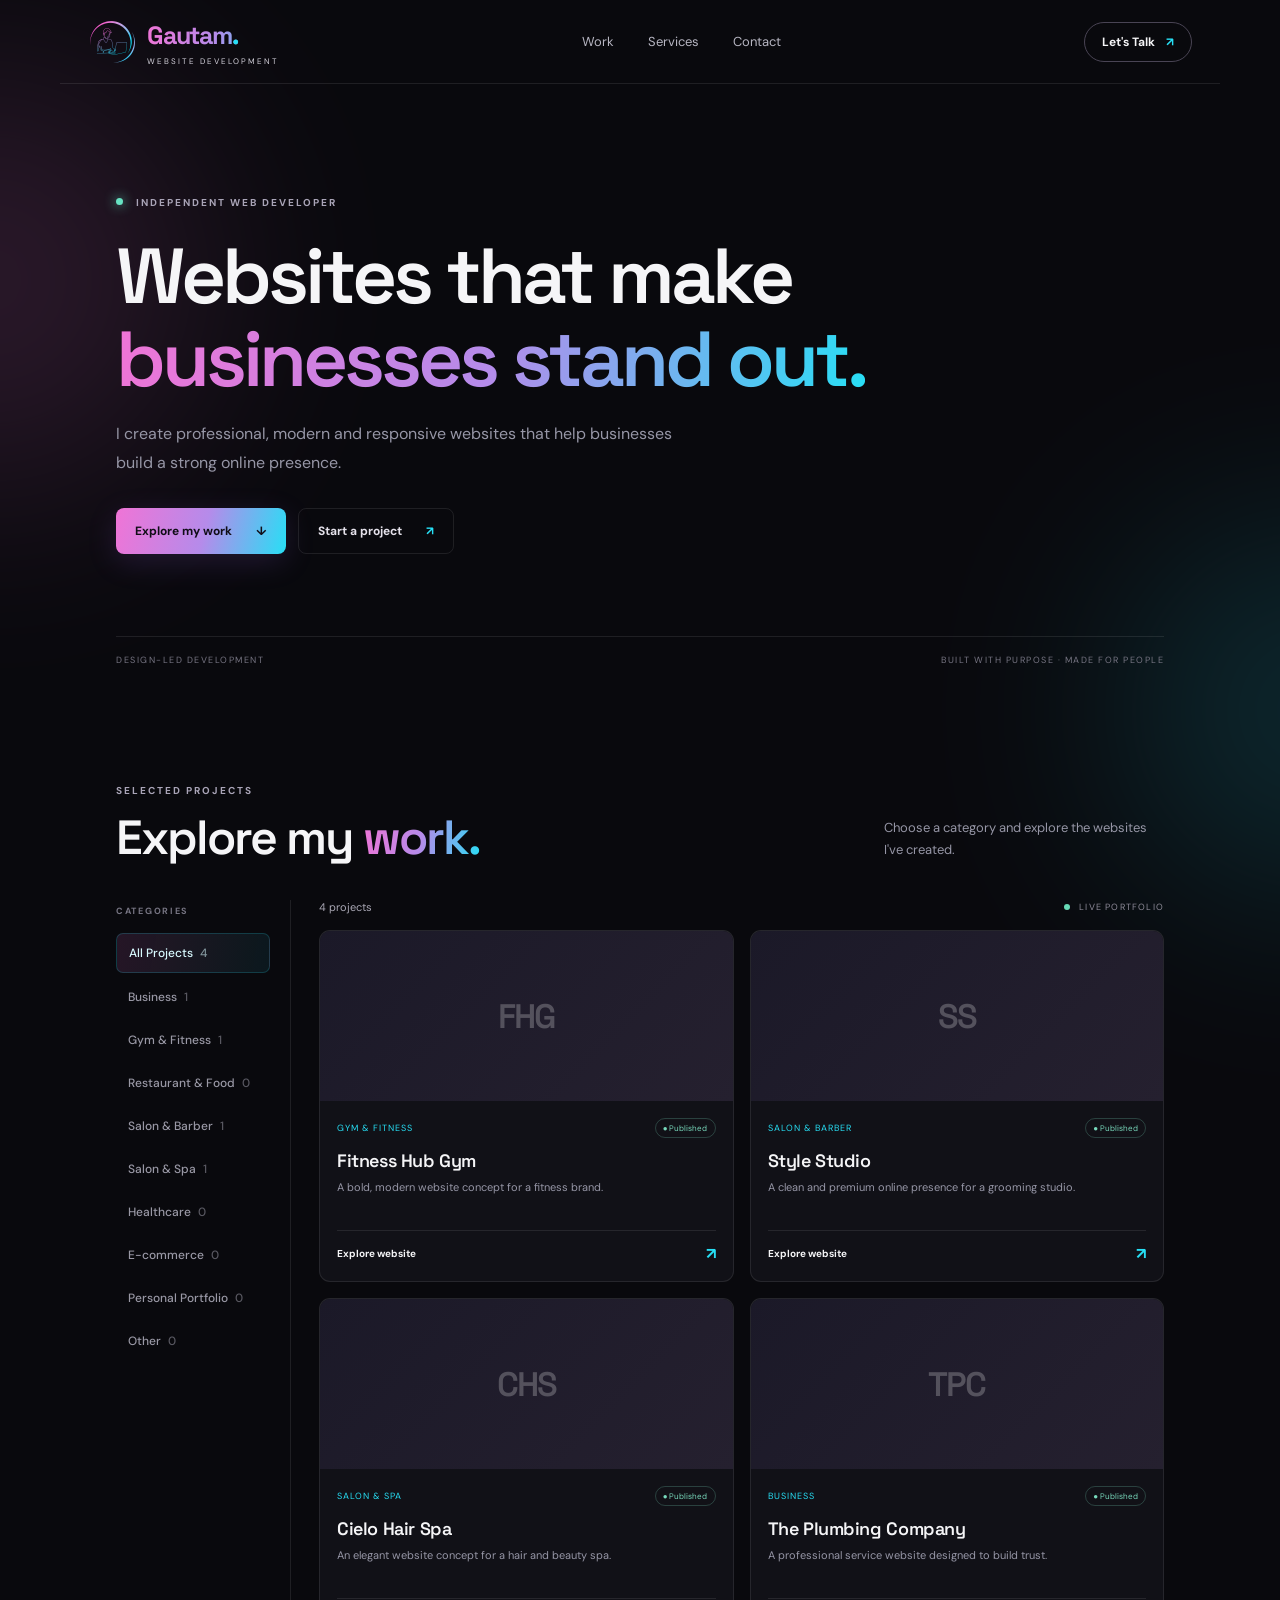
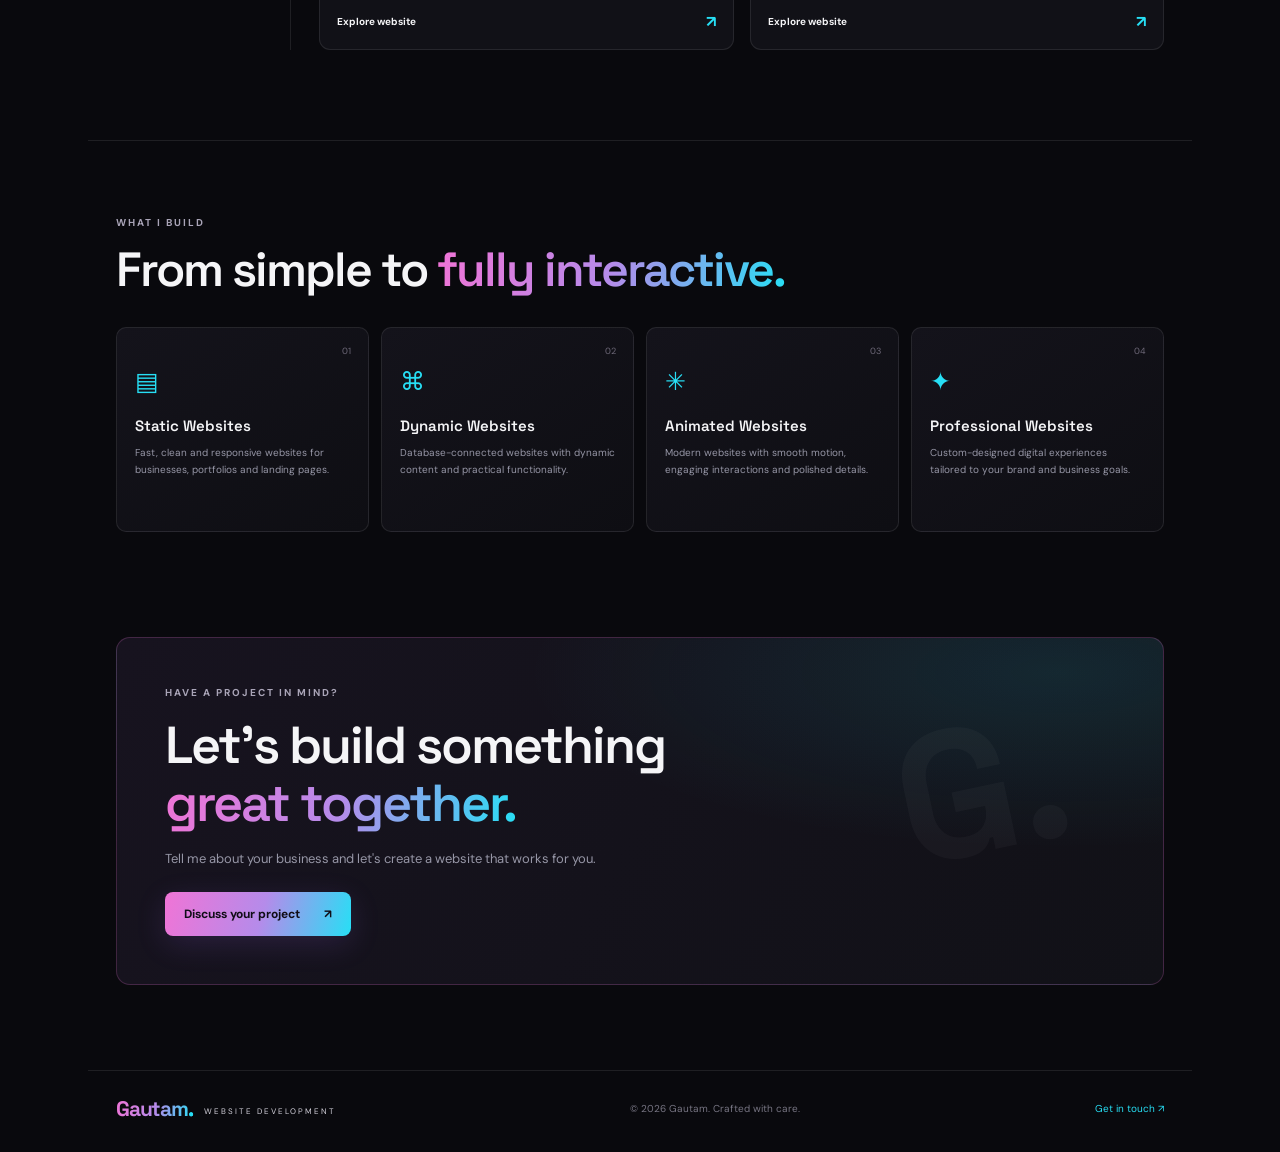
<file: gautam-website-portfolio/index.html>
<!DOCTYPE html>
<html lang="en">
<head>
  <meta charset="UTF-8"><meta name="viewport" content="width=device-width, initial-scale=1.0">
  <meta name="theme-color" content="#09090d">
  <title>Gautam — Website Development Portfolio</title>
  <meta name="description" content="Professional static, dynamic and animated website development by Gautam. Explore selected website projects.">
  <link rel="preconnect" href="https://fonts.googleapis.com">
  <link rel="preconnect" href="https://fonts.gstatic.com" crossorigin>
  <link href="https://fonts.googleapis.com/css2?family=DM+Sans:wght@400;500;600;700;800&family=Space+Grotesk:wght@400;500;600;700&display=swap" rel="stylesheet">
  <link rel="stylesheet" href="style.css">
</head>
<body>
  <div class="ambient ambient-one"></div><div class="ambient ambient-two"></div>
  <header class="topbar">
    <a class="brand" href="#home" aria-label="Gautam home"><img class="brand-logo" src="gautam-logo.png" alt="Gautam logo"><span class="brand-copy"><span class="brand-name">Gautam<span class="brand-dot">.</span></span><span class="brand-sub">WEBSITE DEVELOPMENT</span></span></a>
    <nav><a href="#work">Work</a><a href="#services">Services</a><a href="#contact">Contact</a></nav>
    <a class="nav-cta" href="https://wa.me/919506437911" target="_blank" rel="noopener">Let's Talk <span>↗</span></a>
  </header>

  <main>
    <section class="hero" id="home">
      <div class="eyebrow"><span class="pulse"></span> INDEPENDENT WEB DEVELOPER</div>
      <h1>Websites that make<br><span class="gradient-text">businesses stand out.</span></h1>
      <p class="hero-copy">I create professional, modern and responsive websites that help businesses build a strong online presence.</p>
      <div class="hero-actions"><a class="button button-primary" href="#work">Explore my work <span>↓</span></a><a class="button button-quiet" href="https://wa.me/919506437911" target="_blank" rel="noopener">Start a project <span>↗</span></a></div>
      <div class="hero-foot"><span>DESIGN-LED DEVELOPMENT</span><span>BUILT WITH PURPOSE · MADE FOR PEOPLE</span></div>
    </section>

    <section class="work-section section-wrap" id="work">
      <div class="section-heading">
        <div><div class="eyebrow">SELECTED PROJECTS</div><h2>Explore my <span class="gradient-text">work.</span></h2></div>
        <p>Choose a category and explore the websites I've created.</p>
      </div>
      <div class="portfolio-layout">
        <aside class="categories" aria-label="Project categories">
          <div class="category-label">CATEGORIES</div>
          <div id="category-list" class="category-list"></div>
        </aside>
        <div class="projects-area">
          <div class="projects-top"><span id="project-count">All projects</span><span class="live-label"><i></i> LIVE PORTFOLIO</span></div>
          <div class="project-grid" id="project-grid"></div>
          <div class="empty-state hidden" id="empty-state"><div class="empty-icon">✳</div><h3>More work is on the way.</h3><p>New projects will appear here soon.</p></div>
        </div>
      </div>
    </section>

    <section class="services-section section-wrap" id="services">
      <div class="eyebrow">WHAT I BUILD</div><h2>From simple to <span class="gradient-text">fully interactive.</span></h2>
      <div class="service-grid">
        <article class="service-card"><span class="service-number">01</span><div class="service-icon">▤</div><h3>Static Websites</h3><p>Fast, clean and responsive websites for businesses, portfolios and landing pages.</p></article>
        <article class="service-card"><span class="service-number">02</span><div class="service-icon">⌘</div><h3>Dynamic Websites</h3><p>Database-connected websites with dynamic content and practical functionality.</p></article>
        <article class="service-card"><span class="service-number">03</span><div class="service-icon">✳</div><h3>Animated Websites</h3><p>Modern websites with smooth motion, engaging interactions and polished details.</p></article>
        <article class="service-card"><span class="service-number">04</span><div class="service-icon">✦</div><h3>Professional Websites</h3><p>Custom-designed digital experiences tailored to your brand and business goals.</p></article>
      </div>
    </section>

    <section class="contact-section section-wrap" id="contact">
      <div class="contact-panel"><div class="eyebrow">HAVE A PROJECT IN MIND?</div><h2>Let's build something<br><span class="gradient-text">great together.</span></h2><p>Tell me about your business and let's create a website that works for you.</p><a class="button button-primary" href="https://wa.me/919506437911" target="_blank" rel="noopener">Discuss your project <span>↗</span></a><div class="contact-orbit">G.</div></div>
    </section>
  </main>
  <footer><a class="brand" href="#home"><span class="brand-name">Gautam<span class="brand-dot">.</span></span><span class="brand-sub">WEBSITE DEVELOPMENT</span></a><span>© <span id="year"></span> Gautam. Crafted with care.</span><a href="https://wa.me/919506437911" target="_blank" rel="noopener">Get in touch ↗</a></footer>
  <script src="app.js"></script>
</body></html>
</file>
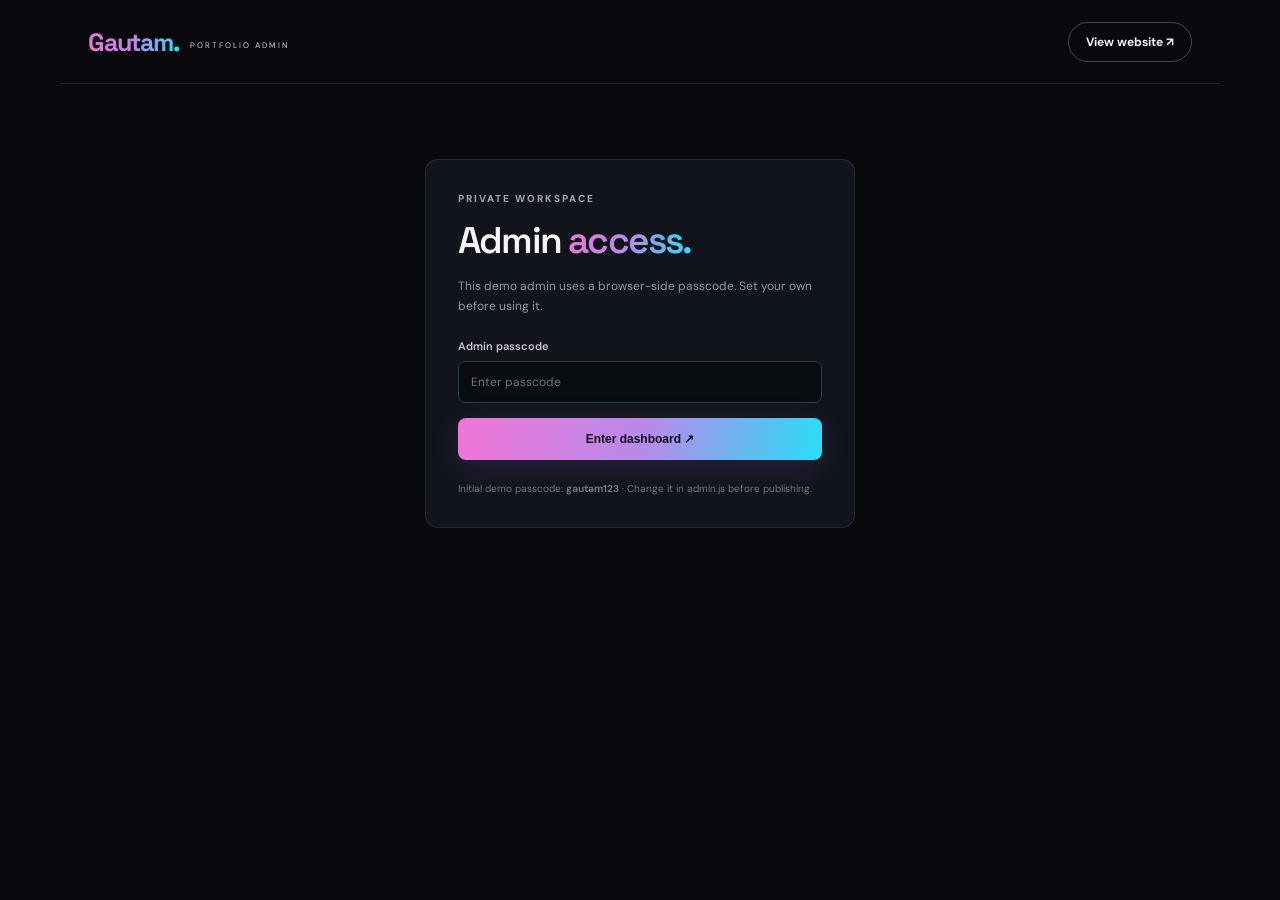
<file: gautam-website-portfolio/admin.html>
<!DOCTYPE html><html lang="en"><head><meta charset="UTF-8"><meta name="viewport" content="width=device-width,initial-scale=1"><title>Portfolio Admin — Gautam</title><link rel="preconnect" href="https://fonts.googleapis.com"><link href="https://fonts.googleapis.com/css2?family=DM+Sans:wght@400;500;600;700;800&family=Space+Grotesk:wght@500;600;700&display=swap" rel="stylesheet"><link rel="stylesheet" href="style.css"><link rel="stylesheet" href="admin.css"></head><body class="admin-body"><header class="topbar"><a class="brand" href="index.html"><span class="brand-name">Gautam<span class="brand-dot">.</span></span><span class="brand-sub">PORTFOLIO ADMIN</span></a><a class="nav-cta" href="index.html">View website ↗</a></header><main class="admin-main"><section id="login-view" class="login-card"><div class="eyebrow">PRIVATE WORKSPACE</div><h1>Admin <span class="gradient-text">access.</span></h1><p>This demo admin uses a browser-side passcode. Set your own before using it.</p><label>Admin passcode<input id="passcode" type="password" placeholder="Enter passcode" autocomplete="current-password"></label><button class="button button-primary full" id="login-btn">Enter dashboard ↗</button><small id="login-error"></small><div class="demo-hint">Initial demo passcode: <b>gautam123</b> · Change it in admin.js before publishing.</div></section>
<section id="dashboard-view" class="hidden"><div class="admin-heading"><div><div class="eyebrow">CONTENT MANAGEMENT</div><h1>Portfolio <span class="gradient-text">dashboard.</span></h1></div><button class="button button-quiet" id="logout-btn">Log out</button></div><div class="stats"><div class="stat"><span>Total projects</span><b id="total-count">0</b></div><div class="stat"><span>Published</span><b id="published-count">0</b></div><div class="stat"><span>Drafts</span><b id="draft-count">0</b></div></div>
<div class="manage-panel"><div class="manage-top"><h2 id="form-title">Add a project</h2><span class="eyebrow">PROJECT DETAILS</span></div><form id="project-form"><input type="hidden" id="project-id"><div class="form-grid"><label>Project name<input id="name" required maxlength="70" placeholder="e.g. Fitness Hub Gym"></label><label>Category<select id="category" required></select></label><label class="wide">Live website URL<input id="url" type="url" required placeholder="https://your-project.com"></label><label class="wide">Short description<textarea id="description" rows="2" maxlength="180" placeholder="What did you build?"></textarea></label><label class="wide">Thumbnail image URL (optional)<input id="image" type="url" placeholder="https://.../preview.jpg"></label><label>Project status<select id="status"><option value="published">Published</option><option value="draft">Draft</option></select></label><div class="form-actions"><button class="button button-primary" type="submit" id="save-btn">Save project</button><button class="button button-quiet" type="button" id="cancel-btn">Clear</button></div></div></form><p class="admin-note">Tip: use a publicly accessible screenshot/image URL for the project thumbnail. The live website opens in a new tab.</p></div>
<div class="manage-panel"><div class="manage-top"><h2>Your projects</h2><span class="eyebrow">EDIT OR REMOVE</span></div><div id="admin-projects" class="admin-projects"></div></div></section></main><script src="admin.js"></script></body></html>
</file>
<file: gautam-website-portfolio/style.css>
:root{--bg:#09090d;--panel:#111117;--panel2:#15151d;--line:rgba(255,255,255,.09);--muted:#9696a6;--white:#f5f5f7;--a:#f074d6;--b:#27dff5;--c:#9db8ff}*{box-sizing:border-box}html{scroll-behavior:smooth}body{margin:0;background:var(--bg);color:var(--white);font-family:"DM Sans",sans-serif;overflow-x:hidden}a{color:inherit;text-decoration:none}.ambient{position:absolute;pointer-events:none;filter:blur(110px);opacity:.15;border-radius:50%;z-index:-1}.ambient-one{width:420px;height:420px;background:#f074d6;top:70px;left:-220px}.ambient-two{width:380px;height:380px;background:#27dff5;top:520px;right:-220px}.topbar{height:84px;max-width:1160px;margin:auto;padding:0 28px;display:flex;align-items:center;justify-content:space-between;border-bottom:1px solid var(--line)}.brand{display:flex;flex-direction:column;line-height:1}.brand-name{font:700 25px "Space Grotesk";letter-spacing:-1.2px;background:linear-gradient(100deg,#f074d6 0%,#b58bea 52%,#27dff5 100%);-webkit-background-clip:text;background-clip:text;color:transparent}.brand-dot{color:#27dff5}.brand-sub{font-size:8px;letter-spacing:2px;color:#d4d2dc;margin-top:6px}.topbar nav{display:flex;gap:34px;color:#b7b6c2;font-size:13px}.topbar nav a:hover,footer>a:last-child:hover{color:white}.nav-cta{font-size:12px;font-weight:700;border:1px solid #494454;border-radius:30px;padding:11px 17px}.nav-cta span{color:#27dff5;margin-left:8px}.hero{max-width:1104px;margin:0 auto;padding:112px 28px 38px;min-height:510px;position:relative}.eyebrow{font-size:10px;font-weight:700;letter-spacing:2px;color:#aaa5b8}.pulse{display:inline-block;width:7px;height:7px;border-radius:50%;background:#67e2c2;box-shadow:0 0 12px #67e2c2;margin:0 9px 1px 0}.hero h1{font:600 clamp(44px,7vw,78px)/1.06 "Space Grotesk";letter-spacing:-4px;margin:26px 0 20px}.gradient-text{background:linear-gradient(100deg,#f074d6 0%,#b58bea 50%,#27dff5 100%);-webkit-background-clip:text;background-clip:text;color:transparent}.hero-copy{font-size:16px;line-height:1.8;color:var(--muted);max-width:560px}.hero-actions{display:flex;gap:12px;margin-top:30px}.button{display:inline-flex;align-items:center;gap:24px;padding:14px 19px;border-radius:8px;font-size:12px;font-weight:700;transition:.25s}.button:hover{transform:translateY(-3px)}.button-primary{background:linear-gradient(105deg,#f074d6 0%,#b58bea 52%,#27dff5 100%);color:#100d17;box-shadow:0 8px 30px #a06bff26}.button-quiet{border:1px solid var(--line);color:#e5e2eb}.button-quiet span{color:#27dff5}.hero-foot{display:flex;justify-content:space-between;border-top:1px solid var(--line);margin-top:82px;padding-top:17px;font-size:9px;letter-spacing:1.5px;color:#777583}.section-wrap{max-width:1104px;margin:auto;padding-left:28px;padding-right:28px}.work-section{padding-top:80px;padding-bottom:90px}.section-heading{display:flex;justify-content:space-between;align-items:end;margin-bottom:35px}.section-heading h2,.services-section h2{font:600 clamp(34px,4vw,48px)/1.15 "Space Grotesk";letter-spacing:-2px;margin:13px 0 0}.section-heading>p{font-size:13px;color:var(--muted);max-width:280px;line-height:1.7;margin:0 0 4px}.portfolio-layout{display:grid;grid-template-columns:175px 1fr;gap:28px}.categories{border-right:1px solid var(--line);padding-right:20px}.category-label{font-size:9px;letter-spacing:1.7px;color:#777583;font-weight:700;margin:5px 0 16px}.category-list{display:flex;flex-direction:column;gap:5px}.category-btn{background:transparent;border:0;text-align:left;color:#9998a5;padding:11px 12px;border-radius:7px;font:500 12px "DM Sans";cursor:pointer;transition:.2s}.category-btn:hover{background:#ffffff09;color:white}.category-btn.active{background:linear-gradient(100deg,#f074d620,#27dff512);color:#d8faff;border:1px solid #27dff530}.projects-top{display:flex;justify-content:space-between;align-items:center;margin:0 0 16px;color:#aaa8b5;font-size:11px}.live-label{font-size:9px;letter-spacing:1.2px;color:#8e8b99}.live-label i{display:inline-block;width:6px;height:6px;background:#67d9b6;border-radius:50%;margin-right:6px}.project-grid{display:grid;grid-template-columns:repeat(2,minmax(0,1fr));gap:16px}.project-card{background:var(--panel);border:1px solid var(--line);border-radius:11px;overflow:hidden;transition:.28s;min-width:0}.project-card:hover{transform:translateY(-5px);border-color:#27dff55c;box-shadow:0 18px 45px #0005}.project-image{height:170px;background:linear-gradient(135deg,#1b1928,#25202f);position:relative;overflow:hidden;display:flex;align-items:center;justify-content:center}.project-image img{width:100%;height:100%;object-fit:cover;display:block;transition:transform .5s}.project-card:hover .project-image img{transform:scale(1.04)}.image-placeholder{font:600 34px "Space Grotesk";letter-spacing:-2px;color:#ffffff3c}.project-content{padding:17px}.project-meta{display:flex;align-items:center;justify-content:space-between;gap:8px}.project-category{font-size:9px;letter-spacing:1px;text-transform:uppercase;color:#27dff5}.project-status{font-size:8px;color:#78d9bc;border:1px solid #78d9bc3d;border-radius:20px;padding:4px 7px}.project-content h3{font:600 18px "Space Grotesk";margin:11px 0 7px;letter-spacing:-.4px}.project-content p{font-size:11px;line-height:1.6;color:var(--muted);min-height:36px;margin:0 0 15px}.project-link{display:flex;align-items:center;justify-content:space-between;padding-top:12px;border-top:1px solid var(--line);font-size:10px;font-weight:700}.project-link span:last-child{font-size:16px;color:#27dff5}.empty-state{padding:55px 15px;text-align:center;border:1px dashed #373442;border-radius:10px}.empty-state h3{font:600 20px "Space Grotesk"}.empty-state p{font-size:12px;color:var(--muted)}.empty-icon{font-size:28px;color:#27dff5}.hidden{display:none!important}.services-section{padding-top:75px;padding-bottom:90px;border-top:1px solid var(--line)}.services-section h2{margin-bottom:30px}.service-grid{display:grid;grid-template-columns:repeat(4,1fr);gap:12px}.service-card{position:relative;min-height:205px;padding:22px 18px;background:linear-gradient(145deg,#14131b,#0e0e13);border:1px solid var(--line);border-radius:10px;transition:.25s}.service-card:hover{border-color:#27dff55c;transform:translateY(-4px)}.service-number{position:absolute;right:17px;top:17px;font-size:9px;color:#6d6878}.service-icon{font-size:25px;color:#27dff5;margin:15px 0 18px}.service-card h3{font:600 15px "Space Grotesk";margin:0 0 9px}.service-card p{font-size:10px;line-height:1.7;color:var(--muted);margin:0}.contact-section{padding-top:15px;padding-bottom:85px}.contact-panel{position:relative;overflow:hidden;border:1px solid #f074d635;border-radius:14px;padding:48px;background:radial-gradient(ellipse at 90% 10%,#27dff51c,transparent 40%),linear-gradient(120deg,#17131f,#111117)}.contact-panel h2{font:600 clamp(34px,5vw,52px)/1.1 "Space Grotesk";letter-spacing:-2px;margin:18px 0}.contact-panel p{font-size:13px;color:var(--muted);margin-bottom:25px}.contact-orbit{position:absolute;right:9%;top:10%;font:700 180px "Space Grotesk";color:#ffffff08;transform:rotate(-12deg);pointer-events:none}footer{max-width:1104px;margin:auto;padding:24px 28px 30px;border-top:1px solid var(--line);display:flex;align-items:center;justify-content:space-between;color:#777583;font-size:10px}footer .brand-name{font-size:21px}footer>a:last-child{color:#27dff5}
@media(max-width:760px){.topbar{height:72px;padding:0 19px}.topbar nav{gap:16px;font-size:11px}.topbar nav a:nth-child(2){display:none}.nav-cta{padding:9px 11px;font-size:10px}.brand-name{font-size:22px}.hero{padding:86px 20px 28px;min-height:470px}.hero h1{letter-spacing:-2.5px}.hero-copy{font-size:14px}.hero-foot{margin-top:65px;font-size:8px}.section-wrap{padding-left:20px;padding-right:20px}.work-section{padding-top:65px;padding-bottom:70px}.section-heading{display:block}.section-heading>p{margin-top:12px}.portfolio-layout{grid-template-columns:1fr;gap:18px}.categories{border-right:0;border-bottom:1px solid var(--line);padding:0 0 13px}.category-list{flex-direction:row;overflow-x:auto;padding-bottom:4px}.category-btn{white-space:nowrap;padding:9px 12px}.category-label{margin-bottom:10px}.project-grid{gap:11px}.project-image{height:135px}.project-content{padding:13px}.project-content h3{font-size:15px}.project-content p{font-size:10px}.service-grid{grid-template-columns:repeat(2,1fr)}.contact-panel{padding:35px 25px}.contact-orbit{font-size:120px;right:-5%}footer{padding:22px 20px;gap:15px;flex-wrap:wrap}footer>span{order:3;width:100%}}
@media(max-width:420px){.topbar nav{gap:12px}.topbar nav a:nth-child(3){display:none}.hero h1{font-size:43px}.project-grid{grid-template-columns:1fr}.project-image{height:175px}.service-grid{gap:9px}.service-card{padding:17px 14px;min-height:195px}.hero-foot span:last-child{max-width:145px;text-align:right;line-height:1.5}}

/* Brand logo lockup */
.brand{flex-direction:row;align-items:center;gap:11px}.brand-logo{width:48px;height:48px;object-fit:contain;display:block;flex:0 0 auto}.brand-copy{display:flex;flex-direction:column;line-height:1}
@media(max-width:760px){.brand-logo{width:42px;height:42px}.brand{gap:9px}}
</file>
<file: gautam-website-portfolio/admin.css>
.admin-body{min-height:100vh}.admin-main{max-width:1050px;margin:55px auto;padding:0 25px 80px}.login-card{max-width:430px;margin:75px auto;background:#11151b;border:1px solid var(--line);border-radius:13px;padding:32px}.login-card h1,.admin-heading h1{font:600 37px "Space Grotesk";letter-spacing:-1.8px;margin:12px 0}.login-card p,.admin-note{font-size:12px;line-height:1.7;color:var(--muted)}label{display:flex;flex-direction:column;gap:8px;color:#c9c5d2;font-size:11px;font-weight:600}input,select,textarea{width:100%;background:#090d12;border:1px solid #28404a;border-radius:7px;padding:12px;color:#f5f2fa;font:12px "DM Sans";outline:none}input:focus,select:focus,textarea:focus{border-color:#27dff5}label input,label select,label textarea{margin-top:0}.login-card label{margin:22px 0 15px}.full{width:100%;justify-content:center;cursor:pointer;border:0}.login-card small{display:block;color:#ff8c8c;font-size:11px;margin-top:10px}.demo-hint{font-size:10px;color:#777583;margin-top:22px}.admin-heading{display:flex;justify-content:space-between;align-items:center;margin-bottom:25px}.stats{display:grid;grid-template-columns:repeat(3,1fr);gap:12px;margin-bottom:18px}.stat{background:#11151b;border:1px solid var(--line);border-radius:9px;padding:17px}.stat span{display:block;color:var(--muted);font-size:10px}.stat b{display:block;font:600 27px "Space Grotesk";margin-top:8px}.manage-panel{background:#11151b;border:1px solid var(--line);border-radius:11px;padding:22px;margin:16px 0}.manage-top{display:flex;justify-content:space-between;align-items:center;margin-bottom:20px}.manage-top h2{font:600 19px "Space Grotesk";margin:0}.form-grid{display:grid;grid-template-columns:1fr 1fr;gap:15px}.form-grid .wide{grid-column:1/-1}.form-actions{display:flex;align-items:end;gap:9px}.form-actions button{cursor:pointer;border:0}.admin-note{margin:15px 0 0}.admin-project{display:grid;grid-template-columns:1fr auto;gap:15px;align-items:center;padding:14px 0;border-top:1px solid var(--line)}.admin-project strong{font:600 14px "Space Grotesk"}.admin-project small{display:block;color:var(--muted);font-size:10px;margin-top:5px}.admin-actions{display:flex;gap:7px}.mini-btn{background:#18232d;border:1px solid #31505b;color:#c9f8ff;border-radius:6px;padding:8px 10px;font-size:10px;cursor:pointer}.mini-btn.delete{color:#ff9b9b}.empty-admin{color:var(--muted);font-size:12px;padding:15px 0}@media(max-width:600px){.admin-main{margin:30px auto;padding:0 17px 55px}.login-card{margin:45px auto;padding:25px}.admin-heading h1{font-size:29px}.stats{gap:7px}.stat{padding:12px}.stat b{font-size:23px}.manage-panel{padding:17px}.form-grid{grid-template-columns:1fr}.form-grid .wide{grid-column:auto}.form-actions{align-items:center}.manage-top .eyebrow{font-size:8px}.admin-project{grid-template-columns:1fr}.admin-actions{justify-content:flex-start}}

/* Matching logo accent treatment */
.admin-body .gradient-text{background:linear-gradient(100deg,#f074d6 0%,#b58bea 50%,#27dff5 100%);-webkit-background-clip:text;background-clip:text;color:transparent}.admin-body .button-primary{background:linear-gradient(105deg,#f074d6 0%,#b58bea 52%,#27dff5 100%)}.admin-body input:focus,.admin-body select:focus,.admin-body textarea:focus{border-color:#27dff5}
</file>
